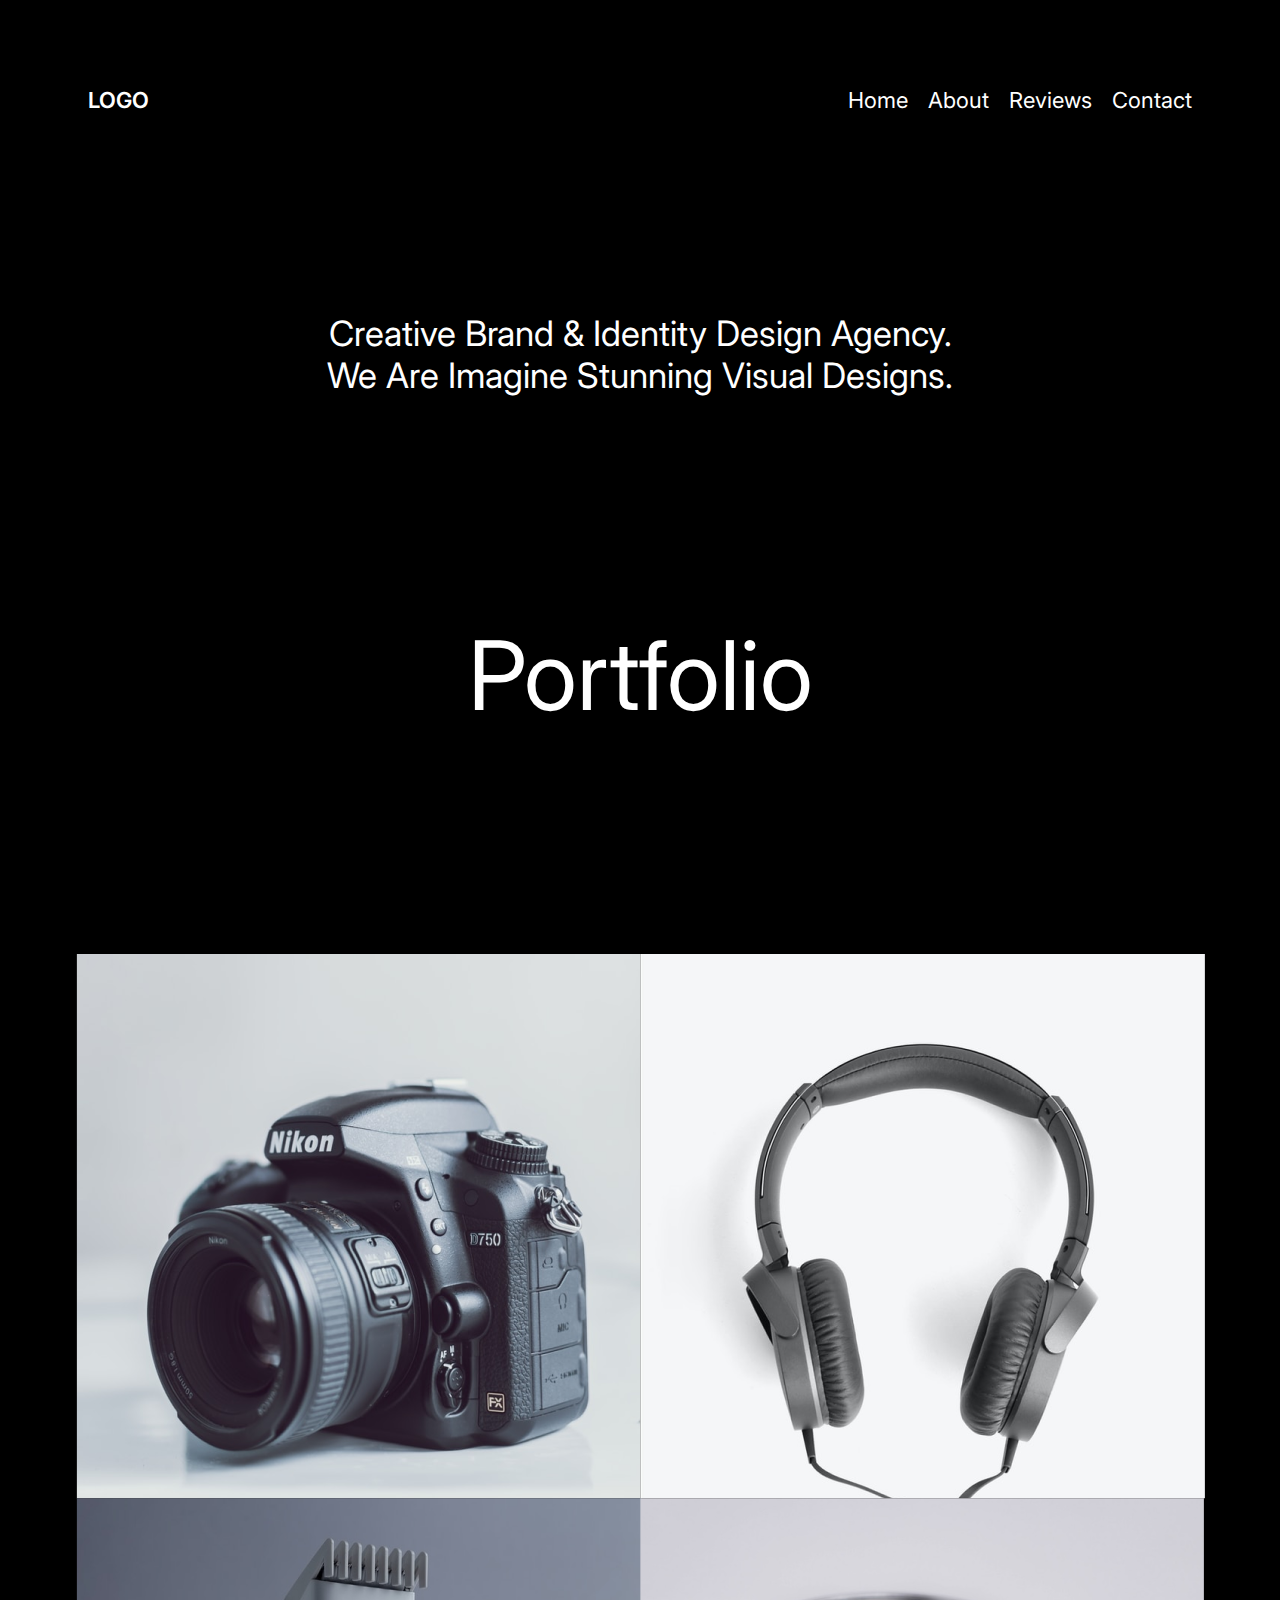
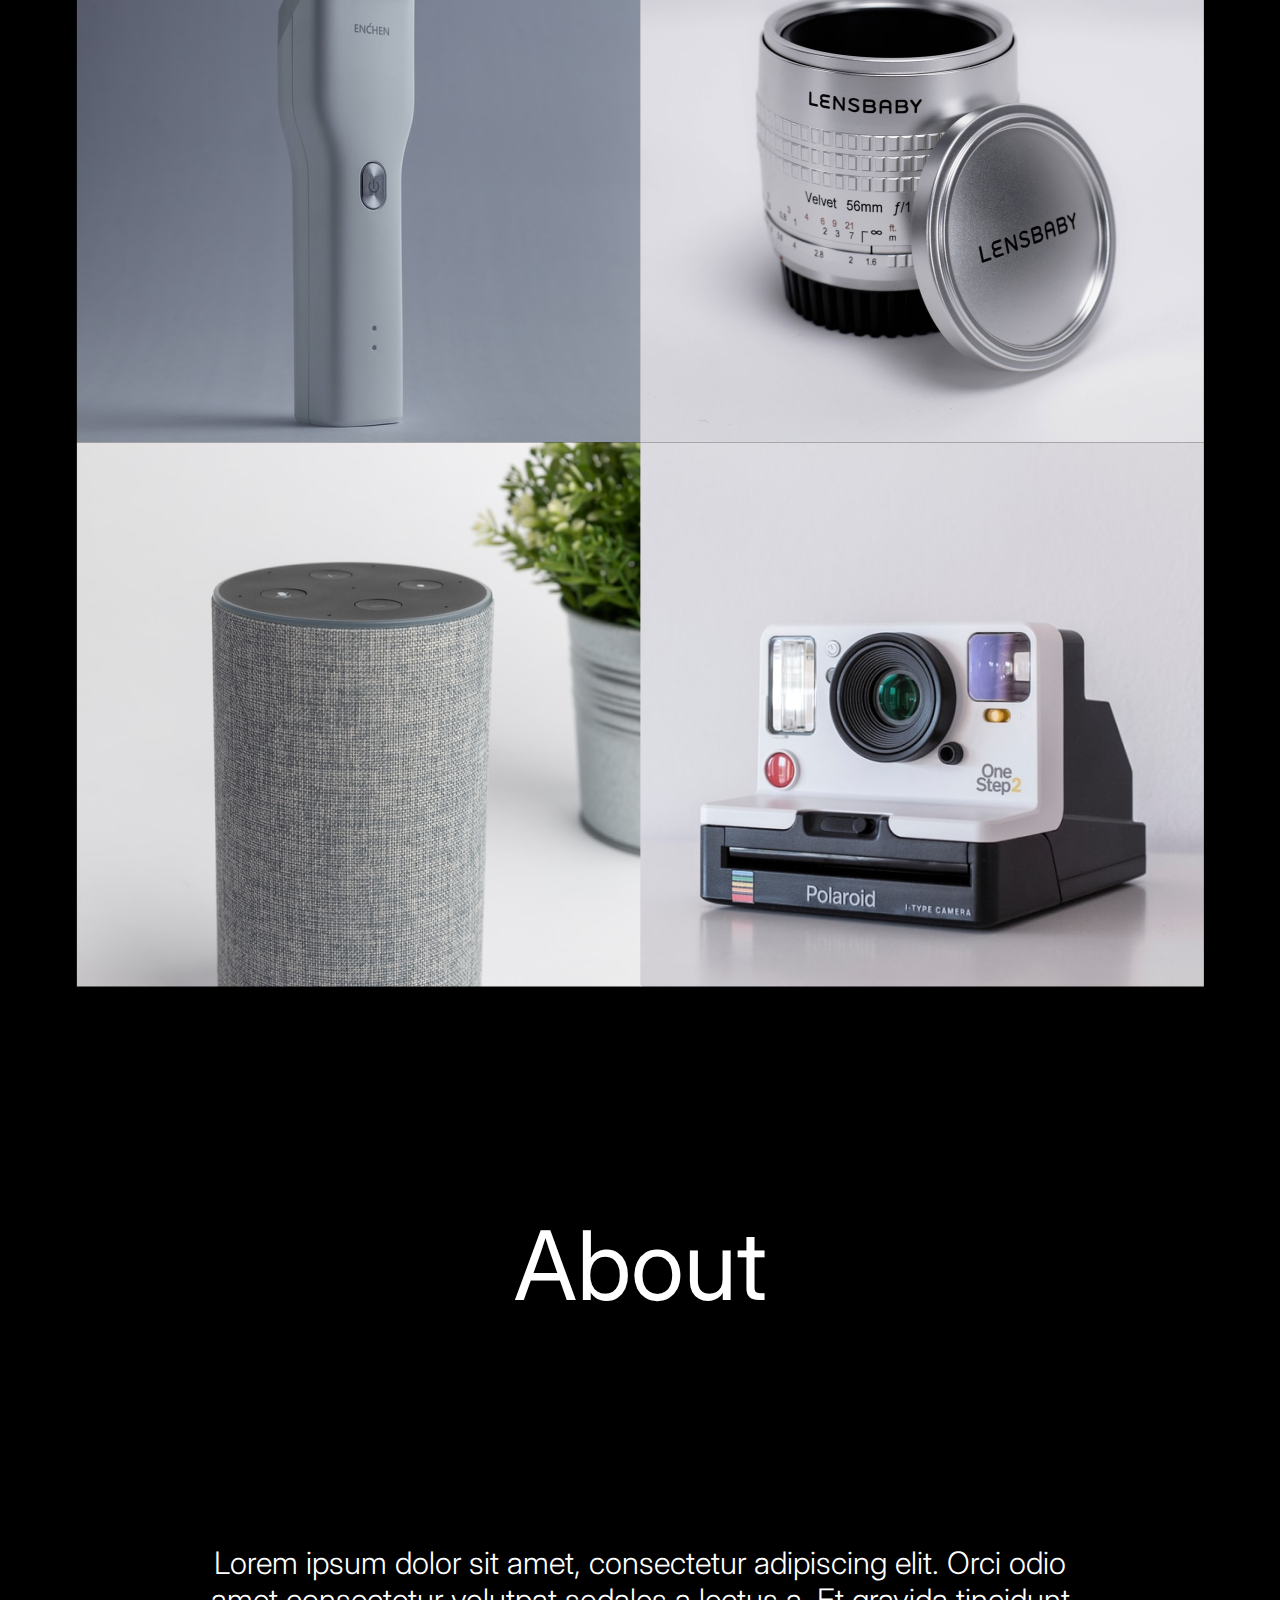
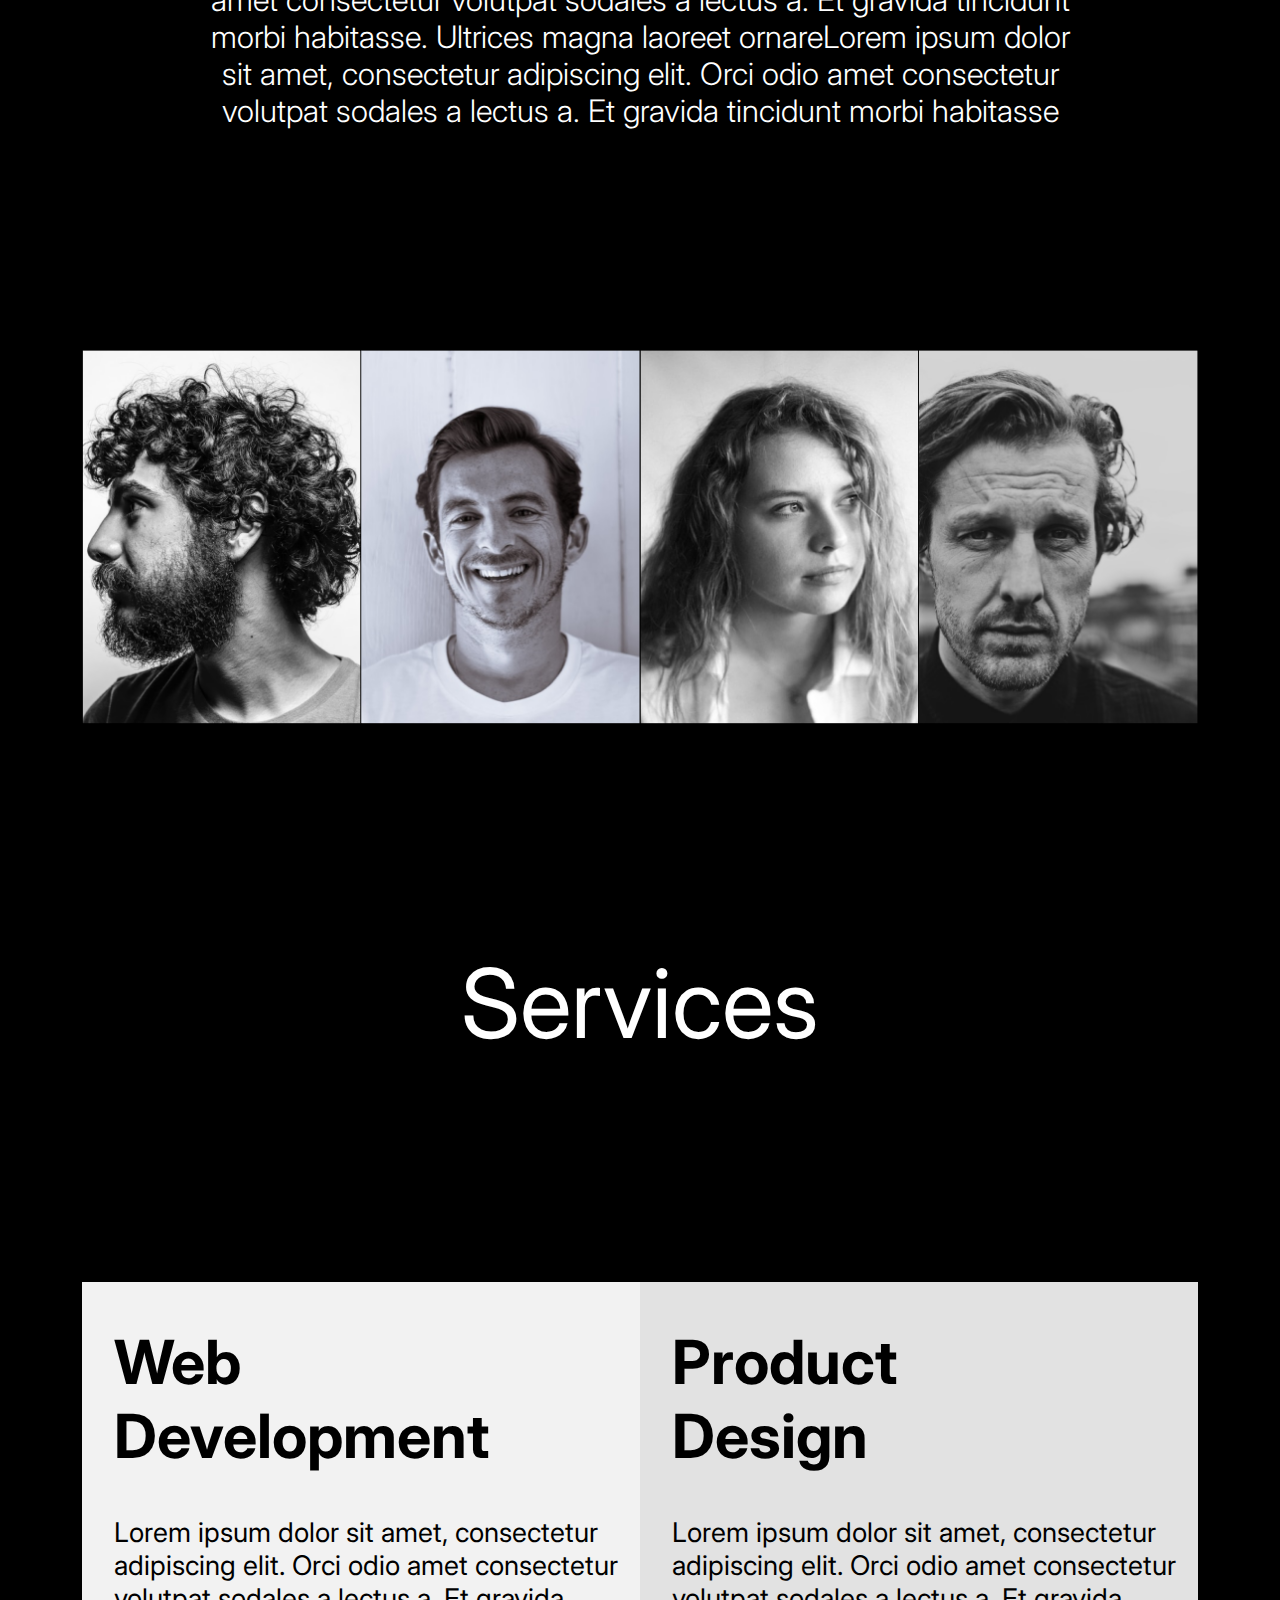
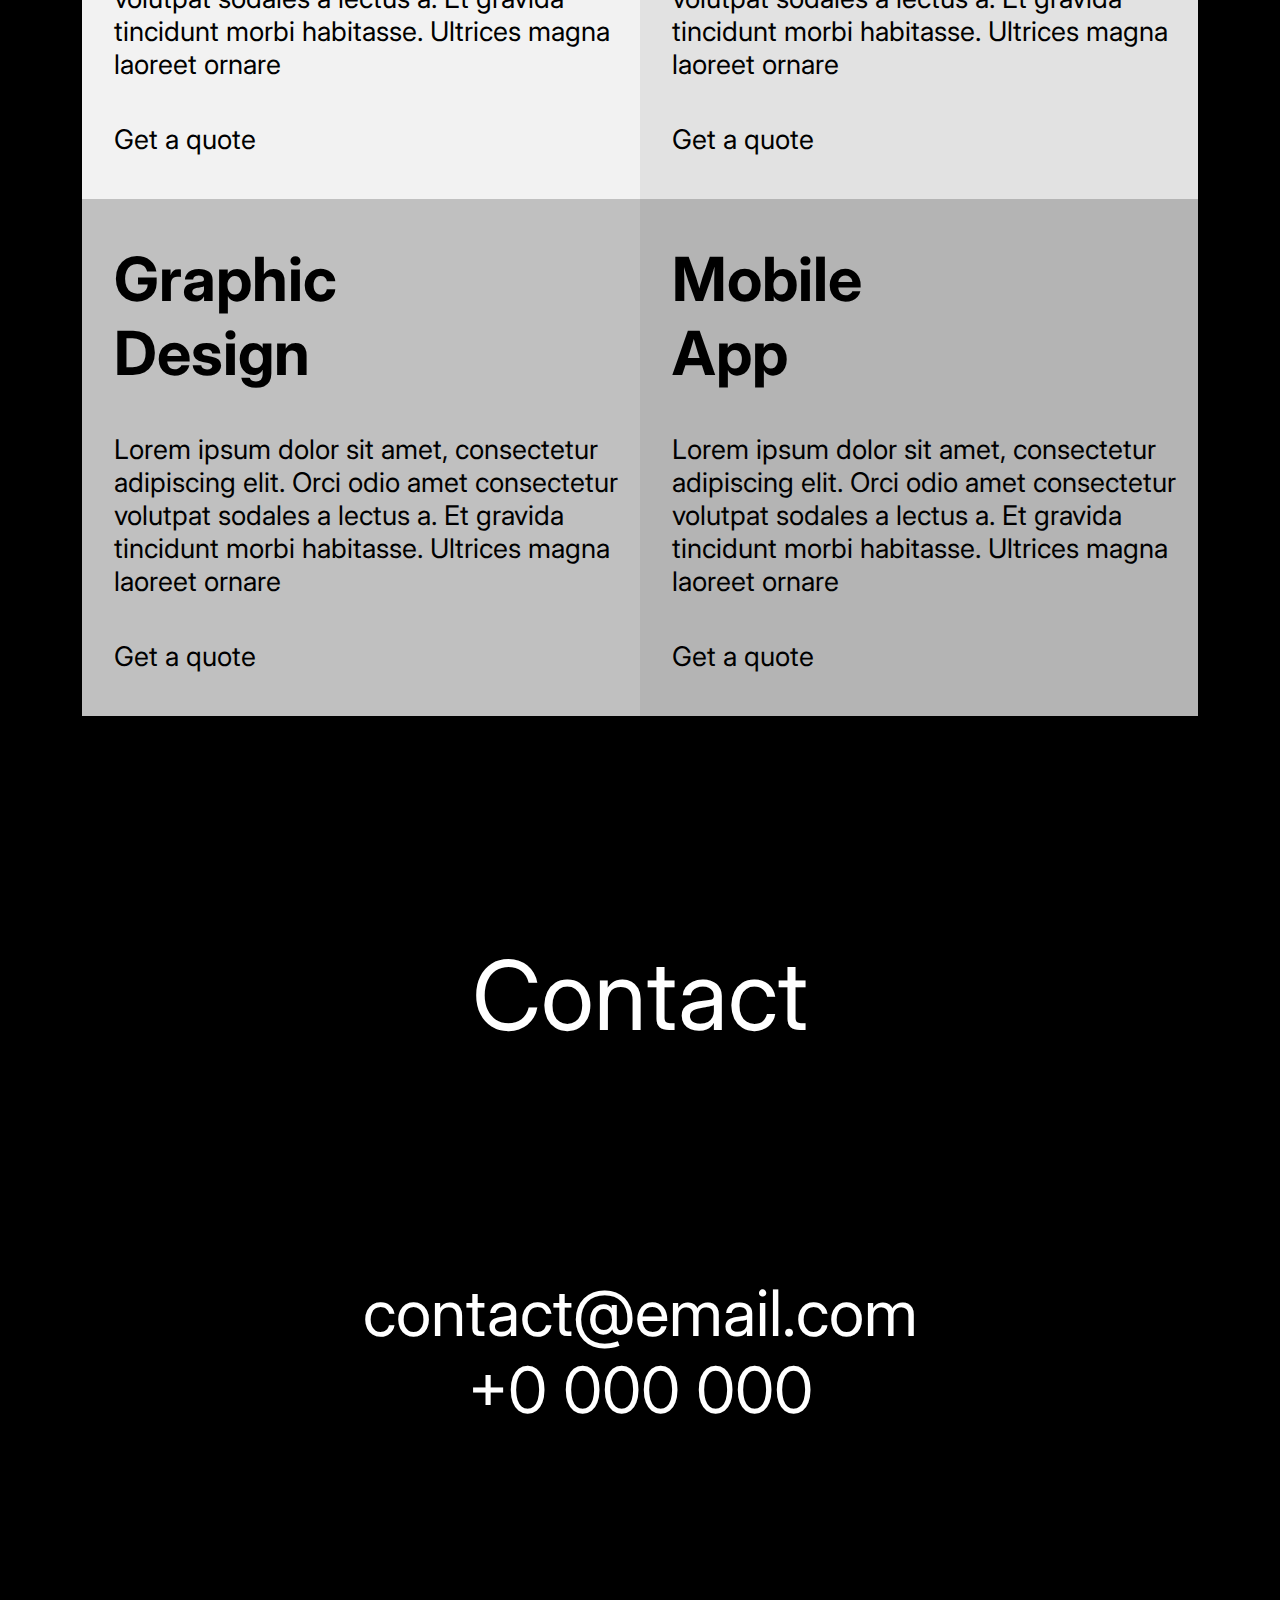
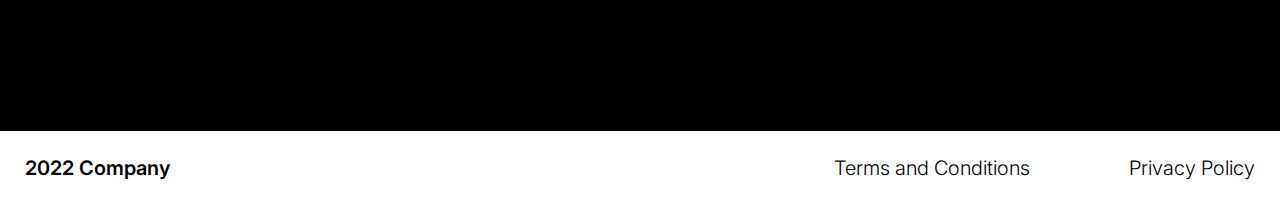
<file: index.html>
<!DOCTYPE html>
<html lang="en">
    <head>
        <meta charset="UTF-8">
        <meta http-equiv="X-UA-Compatible" content="IE=edge">
        <meta name="viewport" content="width=device-width, initial-scale=1.0">
        <title>Document</title>
        <link rel="stylesheet" href="style.css">
    </head>
    <body>
        <header>
            <div class="logo">
                <p>LOGO</p>
            </div>
            <div class="burger-icon">
                <span></span>
                <span></span>
                <span></span>
            </div>
            <div class="header_buttons">
                <a href="#home">Home</a>
                <a href="#about">About</a>
                <a href="pervert.html">Reviews</a>
                <a href="#contact">Contact</a>
            </div>
        </header>
        <main>
            <div id="home" class="first_text">
                <p>Creative Brand & Identity Design Agency. We Are Imagine Stunning Visual Designs.</p>
            </div>
            <div class="first_title">
                <p>Portfolio</p>
            </div>
            <div class="section_one">
                <div class="pictures">
                    <a class="pic1" href="project.html"><img src="/pictures/Rectangle 1.png" alt=""></a>
                    <a class="pic2" href="project.html"><img src="pictures/Rectangle 2.png" alt=""></a>
                    <a class="pic4" href="project.html"><img src="/pictures/Rectangle 4.png" alt=""></a>
                    <a class="pic3" href="project.html"><img src="/pictures/Rectangle 3.png" alt=""></a>
                    <a class="pic11" href="project.html"><img src="/pictures/Rectangle 11.png" alt=""></a>
                    <a class="pic12" href="project.html"><img src="/pictures/Rectangle 12.png" alt=""></a>
                </div>
            </div>
            <div id="about" class="second_title">
                <p>About</p>
            </div>
            <div class="second_text">
                <p>Lorem ipsum dolor sit amet, consectetur adipiscing elit. Orci odio amet consectetur volutpat sodales a lectus a. Et gravida tincidunt morbi habitasse. Ultrices magna laoreet ornareLorem ipsum dolor sit amet, consectetur adipiscing elit. Orci odio amet consectetur volutpat sodales a lectus a. Et gravida tincidunt morbi habitasse</p>
            </div>
            <div class="section_two">
                <div class="people">
                    <img class="pic7" src="/pictures/Rectangle 7.png" alt="">
                    <img class="pic8" src="/pictures/Rectangle 8.png" alt="">
                    <img class="pic9"src="/pictures/Rectangle 9.png" alt="">
                    <img class="pic10" src="/pictures/Rectangle 10.png" alt="">
                </div>
            </div>
            <div class="third_title">
                <p>Services</p>
            </div>
            <div class="section_three">
                <div class="info">
                    <div class="web_dev">
                        <div class="info_title">
                            <p>Web Development</p>
                        </div>
                        <div class="info_text">
                            <p>Lorem ipsum dolor sit amet, consectetur adipiscing elit. Orci odio amet consectetur volutpat sodales a lectus a. Et gravida tincidunt morbi habitasse. Ultrices magna laoreet ornare</p>
                        </div>
                        <div class="info_quote">
                            <p>Get a quote </p>
                        </div>
                    </div>
                    <div class="product">
                        <div class="info_title">
                            <p>Product Design</p>
                        </div>
                        <div class="info_text">
                            <p>Lorem ipsum dolor sit amet, consectetur adipiscing elit. Orci odio amet consectetur volutpat sodales a lectus a. Et gravida tincidunt morbi habitasse. Ultrices magna laoreet ornare</p>
                        </div>
                        <div class="info_quote">
                            <p>Get a quote </p>
                        </div>
                    </div>
                    <div class="graphic">
                        <div class="info_title">
                            <p>Graphic Design</p>
                        </div>
                        <div class="info_text">
                            <p>Lorem ipsum dolor sit amet, consectetur adipiscing elit. Orci odio amet consectetur volutpat sodales a lectus a. Et gravida tincidunt morbi habitasse. Ultrices magna laoreet ornare</p>
                        </div>
                        <div class="info_quote">
                            <p>Get a quote </p>
                        </div>
                    </div>
                    <div class="mobile_app">
                        <div class="info_title">
                            <p>Mobile App</p>
                        </div>
                        <div class="info_text">
                            <p>Lorem ipsum dolor sit amet, consectetur adipiscing elit. Orci odio amet consectetur volutpat sodales a lectus a. Et gravida tincidunt morbi habitasse. Ultrices magna laoreet ornare</p>
                        </div>
                        <div class="info_quote">
                            <p>Get a quote </p>
                        </div>
                    </div>
                </div>
            </div>
            <div class="contact_title">
                <p>Contact</p>
            </div>
            <div id="contact" class="contact_info">
                <p>contact@email.com</p>
                <p>+0 000 000</p>
            </div>
        </main>
        <footer>
            <div class="year">
                <p>2022 Company</p>
            </div>
            <div class="terms_priv">
                <div class="terms">
                    <p>Terms  and Conditions</p>
                </div>
                <div class="privacy">
                    <p>Privacy Policy</p>
                </div>
            </div>
        </footer>
        <script>
            const burgerIcon = document.querySelector('.burger-icon');
            const headerButtons = document.querySelector('.header_buttons');

            burgerIcon.addEventListener('click', () => {
                headerButtons.style.display = headerButtons.style.display === 'block' ? 'none' : 'block';
            });
        </script>
    </body>
</html>
</file>
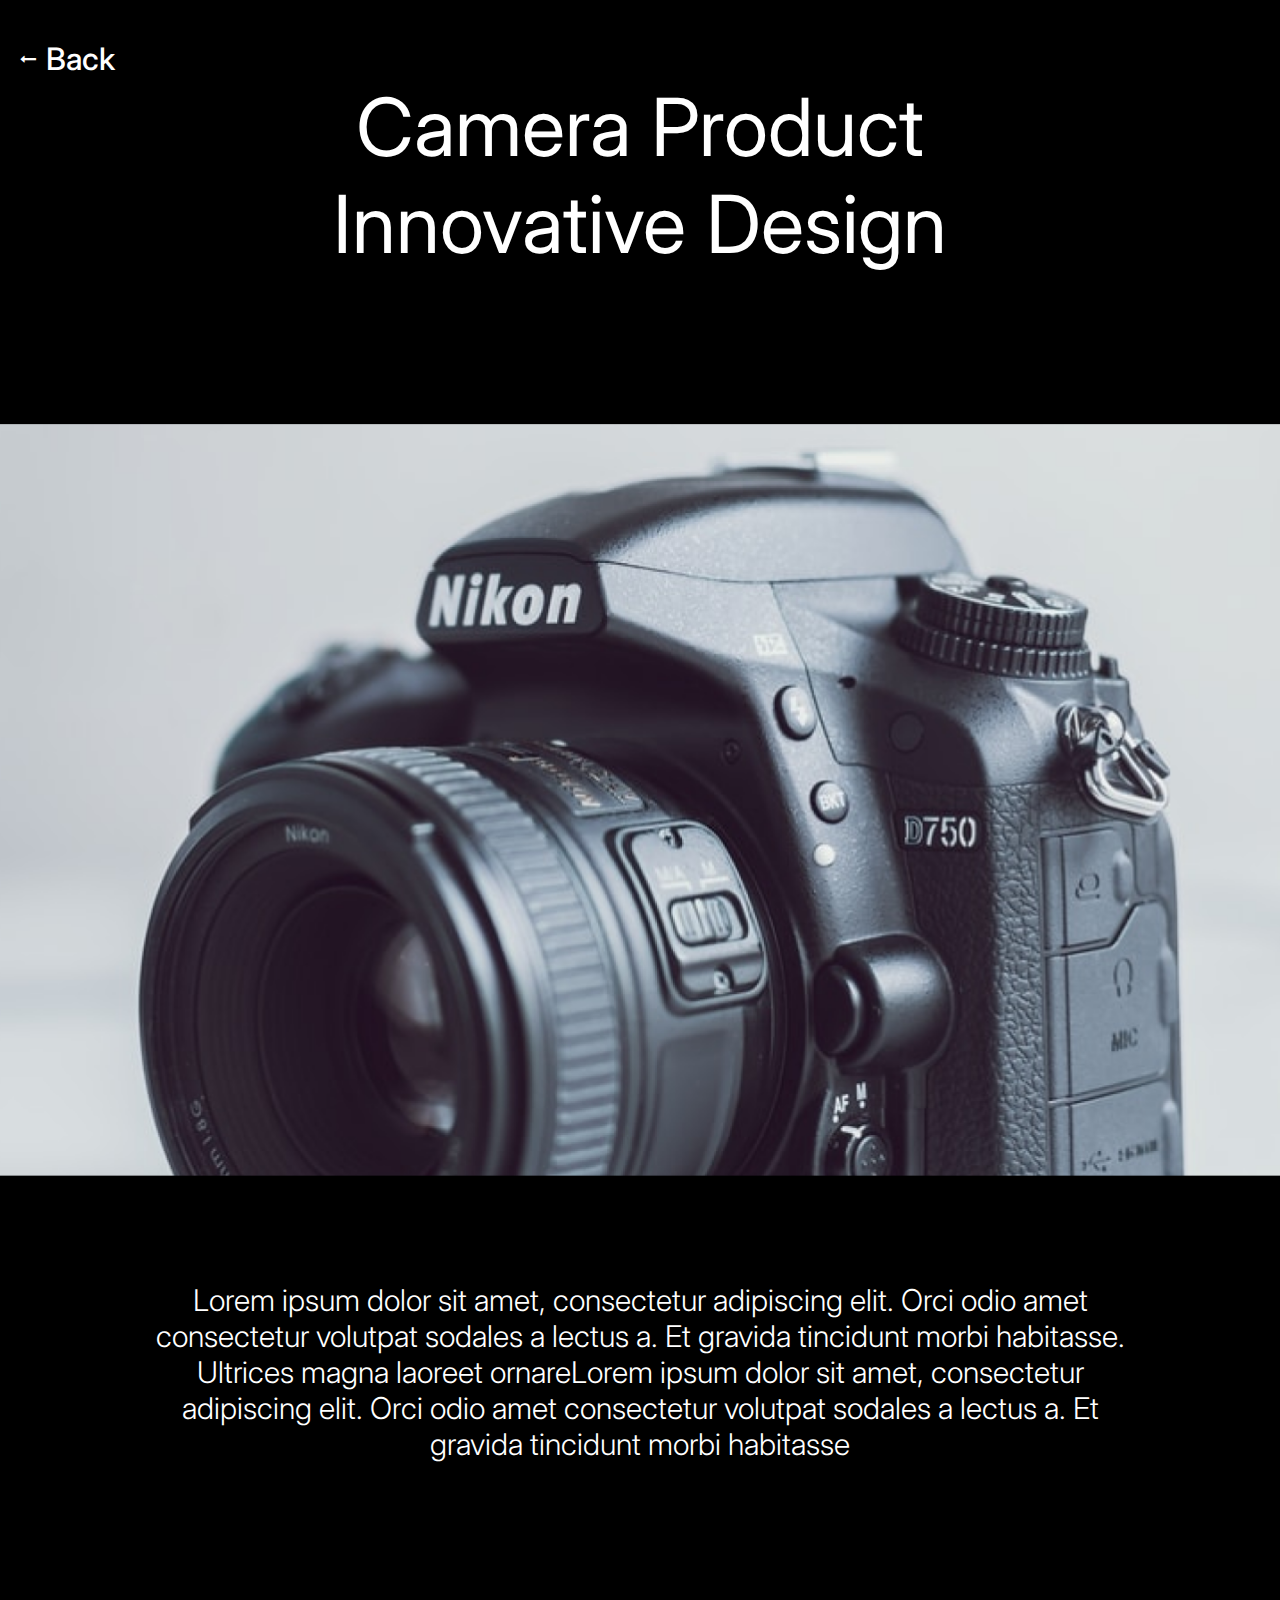
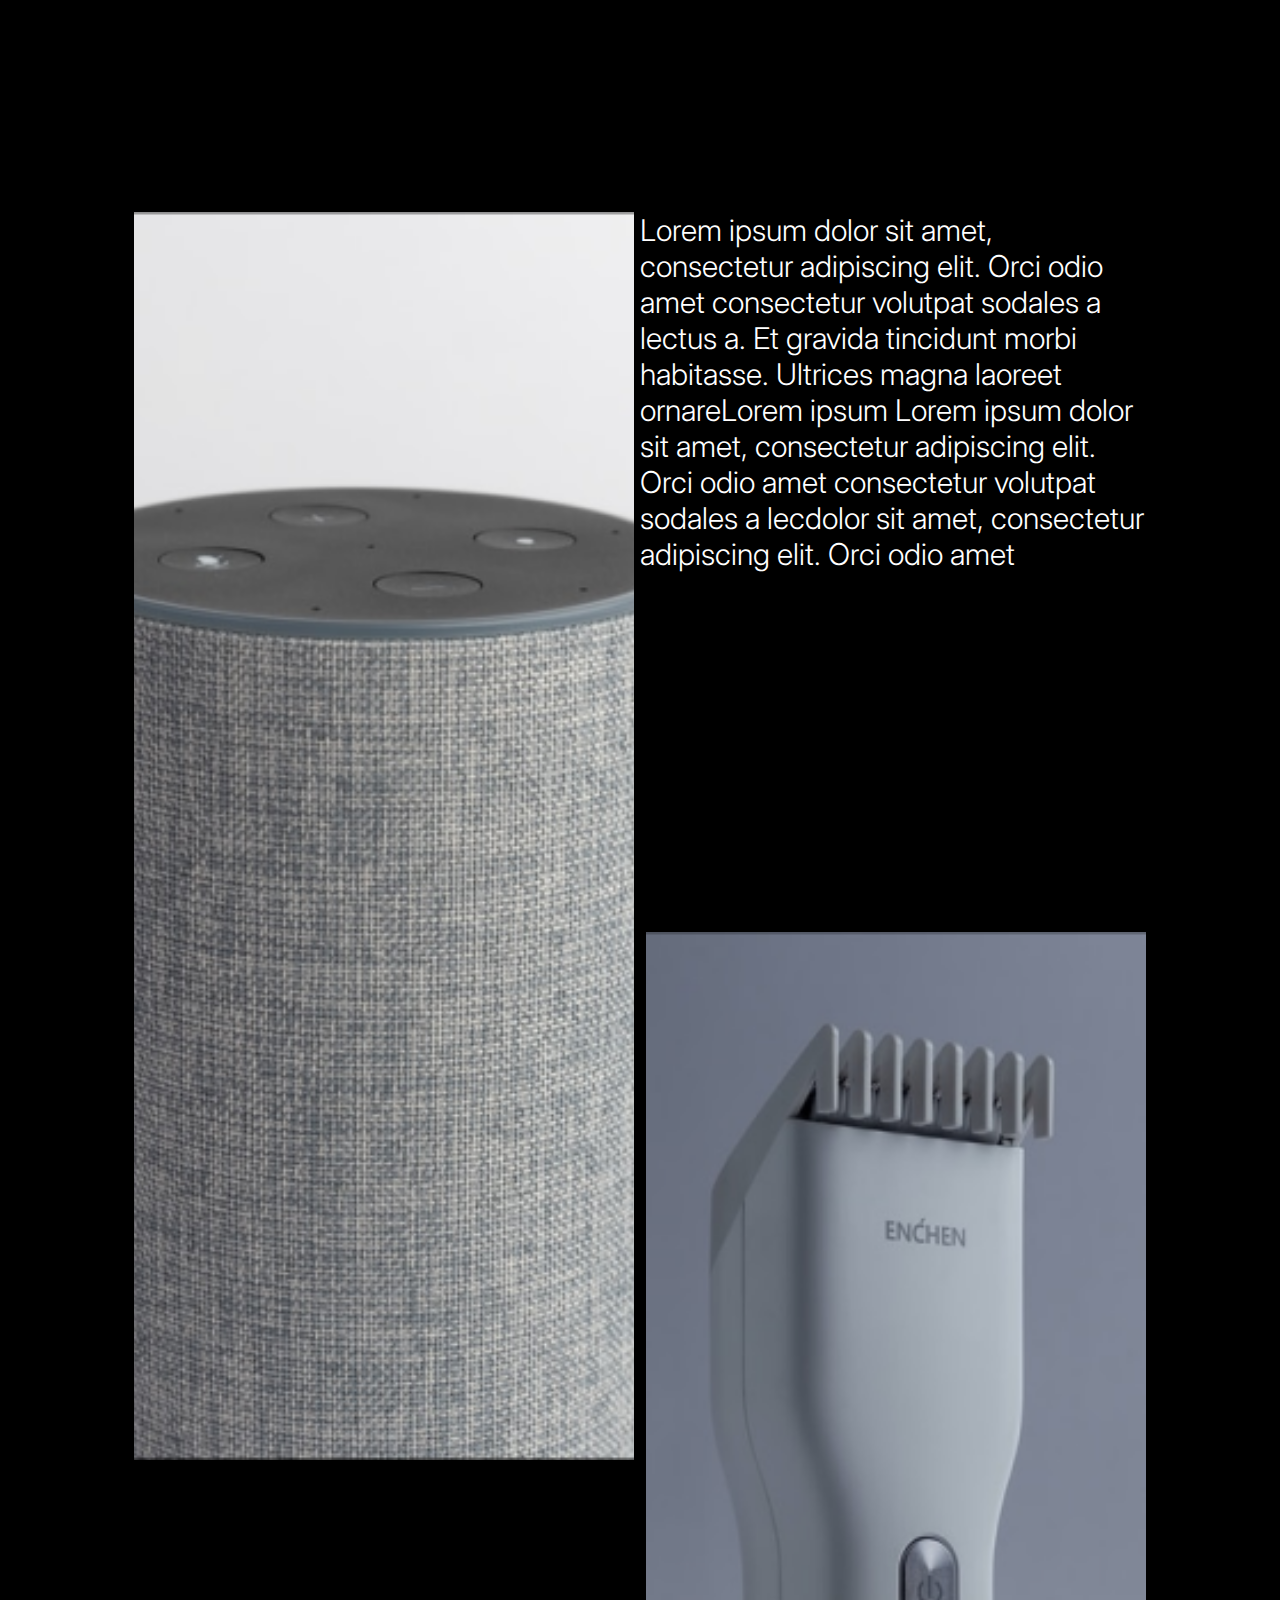
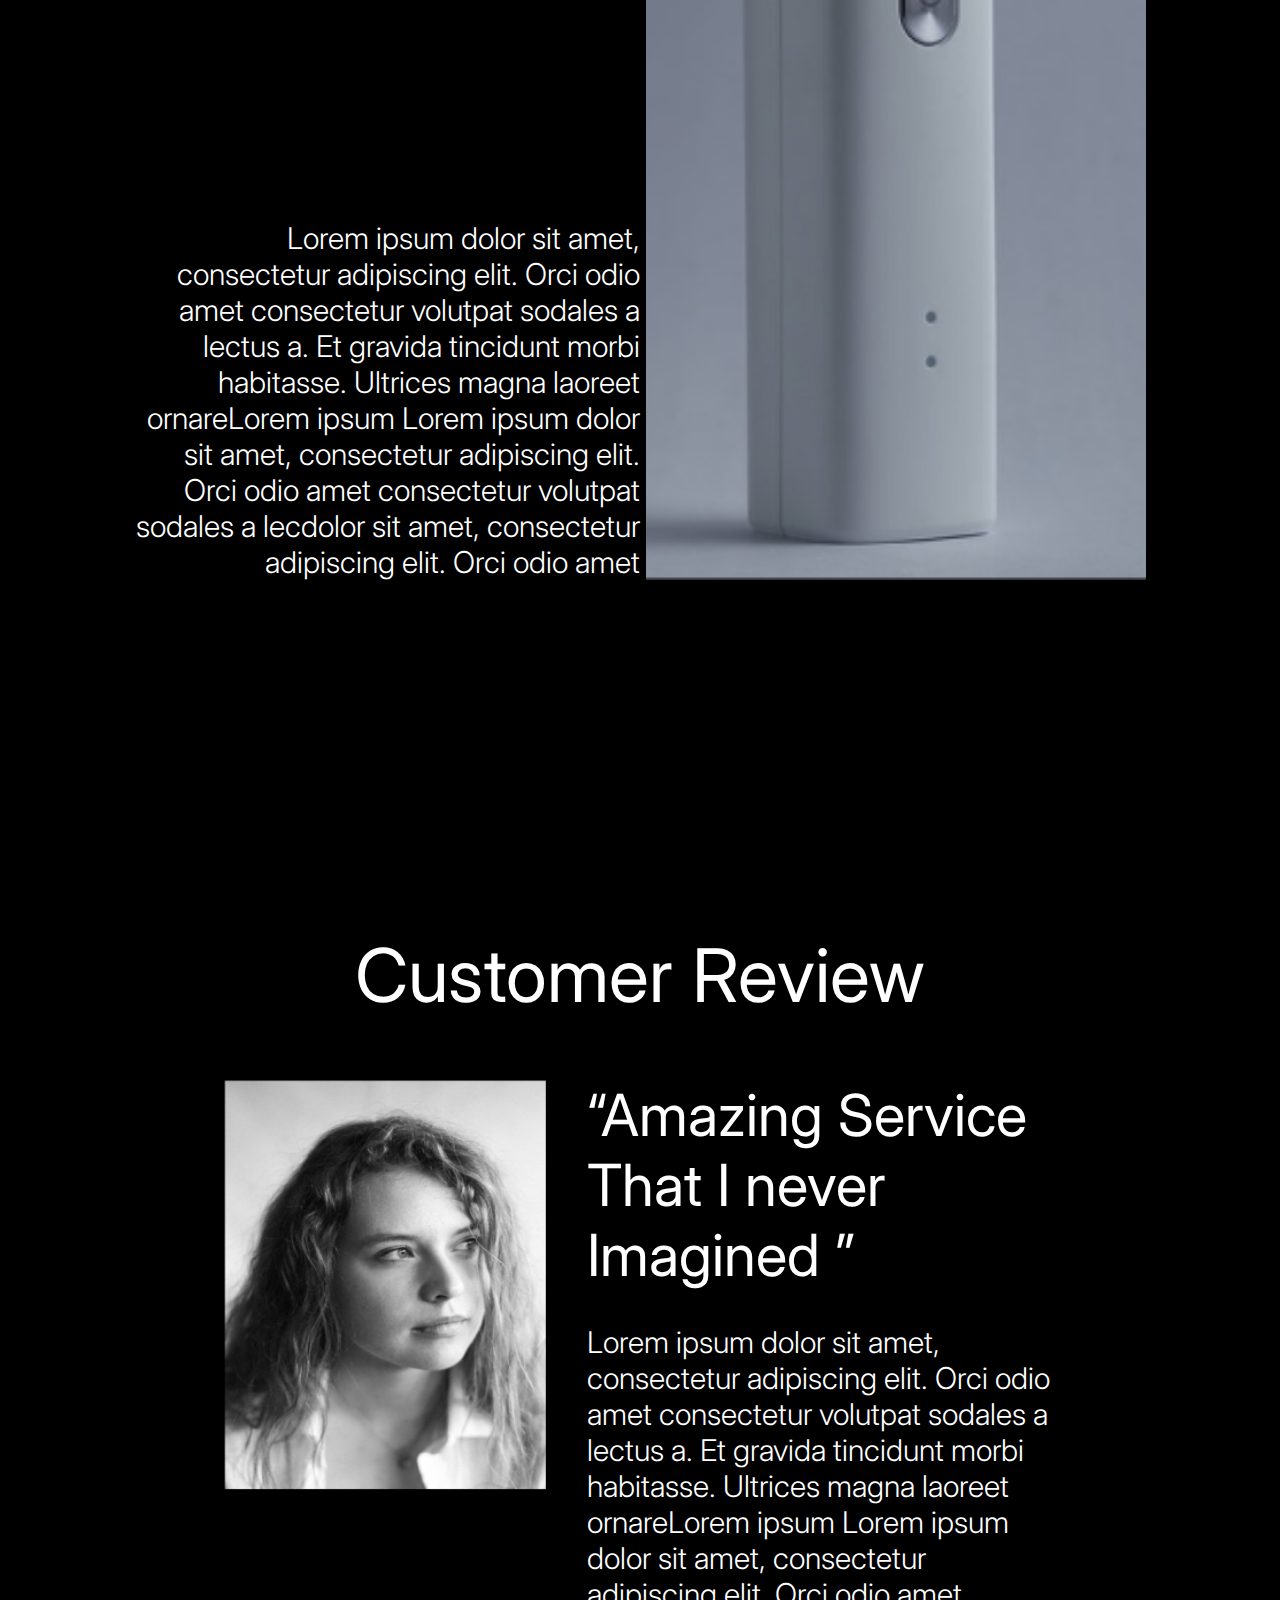
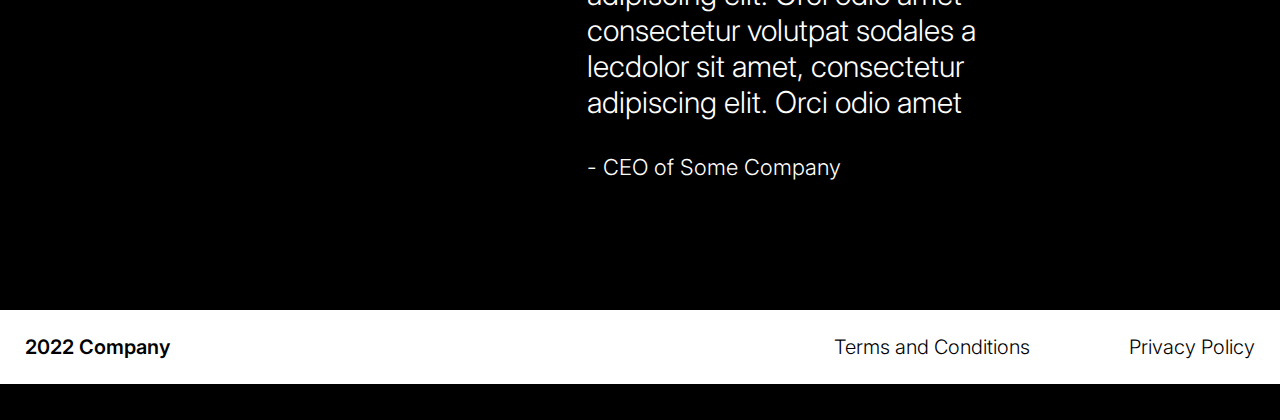
<file: index2.html>
<!DOCTYPE html>
<html lang="en">
<head>
    <meta charset="UTF-8">
    <meta http-equiv="X-UA-Compatible" content="IE=edge">
    <meta name="viewport" content="width=device-width, initial-scale=1.0">
    <title>Document</title>
    <link rel="preconnect" href="https://fonts.googleapis.com">
    <link rel="preconnect" href="https://fonts.gstatic.com" crossorigin>
    <link rel='stylesheet' href='https://cdnjs.cloudflare.com/ajax/libs/font-awesome/4.7.0/css/font-awesome.min.css'>
    <link rel="stylesheet" href="style2.css">
</head>
<body>
    <header>
        <div class="header">
            <i class="fa fa-long-arrow-left"></i>
            <a href="index.html">Back</a>
        </div>
    </header>
    <main>
        <div class="first_sec">
            <div class="title">
                <p>Camera Product Innovative Design</p>
            </div>
            <div class="img">
                <img src="/pictures/camera.png" alt="">
            </div>
            <div class="first_text">
                <p>Lorem ipsum dolor sit amet, consectetur adipiscing elit. Orci odio amet consectetur volutpat sodales a lectus a. Et gravida tincidunt morbi habitasse. Ultrices magna laoreet ornareLorem ipsum dolor sit amet, consectetur adipiscing elit. Orci odio amet consectetur volutpat sodales a lectus a. Et gravida tincidunt morbi habitasse</p>
            </div>
        </div>
        <div class="second_sec">
            <div class="first_img">
                <img src="/pictures/Rectangle 11.png" alt="">
            </div>
            <div class="first_img_text">
                <p>Lorem ipsum dolor sit amet, consectetur adipiscing elit. Orci odio amet consectetur volutpat sodales a lectus a. Et gravida tincidunt morbi habitasse. Ultrices magna laoreet ornareLorem ipsum Lorem ipsum dolor sit amet, consectetur adipiscing elit. Orci odio amet consectetur volutpat sodales a lecdolor sit amet, consectetur adipiscing elit. Orci odio amet</p>
            </div>
            <div class="second_img_text">
                <p>Lorem ipsum dolor sit amet, consectetur adipiscing elit. Orci odio amet consectetur volutpat sodales a lectus a. Et gravida tincidunt morbi habitasse. Ultrices magna laoreet ornareLorem ipsum Lorem ipsum dolor sit amet, consectetur adipiscing elit. Orci odio amet consectetur volutpat sodales a lecdolor sit amet, consectetur adipiscing elit. Orci odio amet</p>
            </div>
            <div class="second_img">
                <img src="/pictures/Rectangle 4.png" alt="">
            </div>
        </div>
        <div class="reviews">
            <div class="review_title">
                <p>Customer Review</p>
            </div>
            <div id="reviews" class="review">
                <div class="profile_img">
                    <img src="/pictures/Rectangle 9.png" alt="">
                </div>
                <div class="user_info">
                    <div class="text_title">
                        <p>“Amazing Service That I never Imagined ”</p>
                    </div>
                    <div class="review_text">
                        <p>Lorem ipsum dolor sit amet, consectetur adipiscing elit. Orci odio amet consectetur volutpat sodales a lectus a. Et gravida tincidunt morbi habitasse. Ultrices magna laoreet ornareLorem ipsum Lorem ipsum dolor sit amet, consectetur adipiscing elit. Orci odio amet consectetur volutpat sodales a lecdolor sit amet, consectetur adipiscing elit. Orci odio amet</p>
                    </div>
                    <div class="name">
                        <p>- CEO of Some Company</p>
                    </div>    
                </div>
            </div>           
        </div>
    </main>
    <footer>
        <div class="year">
            <p>2022 Company</p>
        </div>
        <div class="terms_priv">
            <div class="terms">
                <p>Terms  and Conditions</p>
            </div>
            <div class="privacy">
                <p>Privacy Policy</p>
            </div>
        </div>
    </footer>
</body>
</html>
</file>
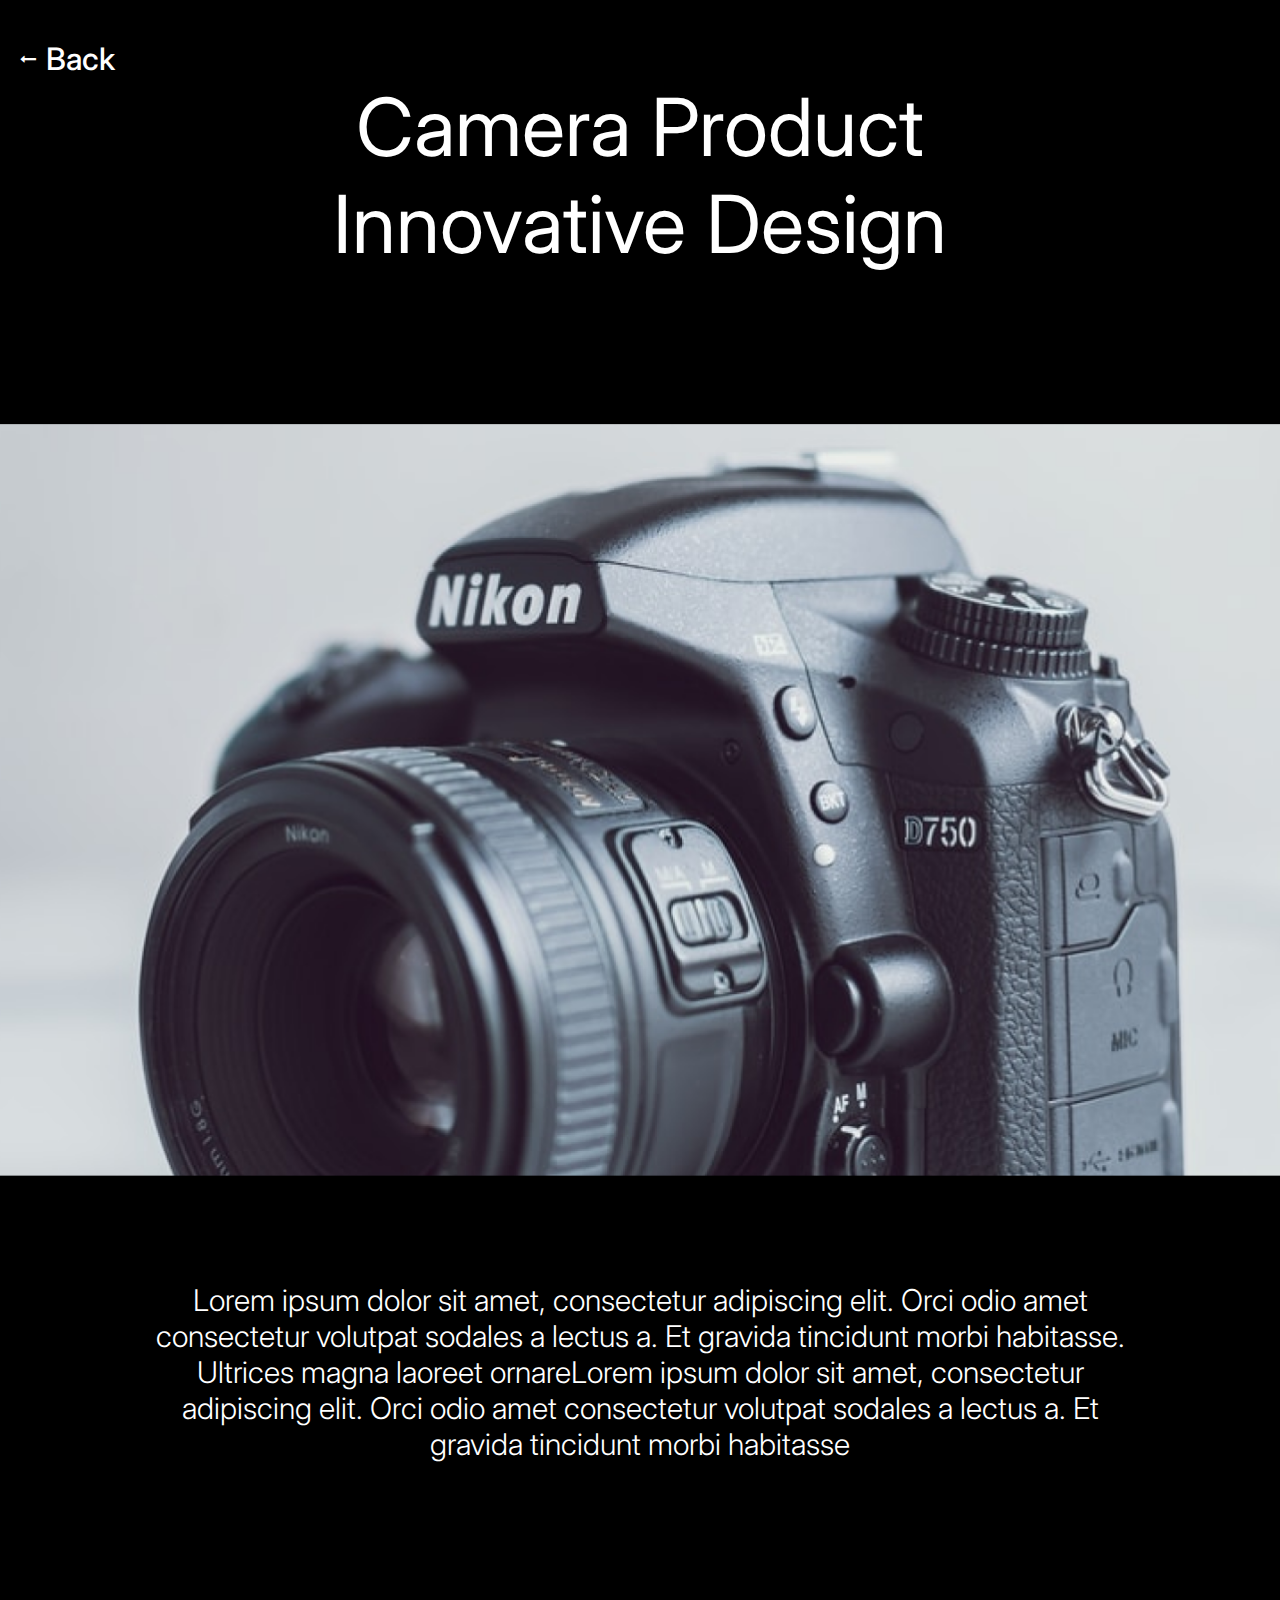
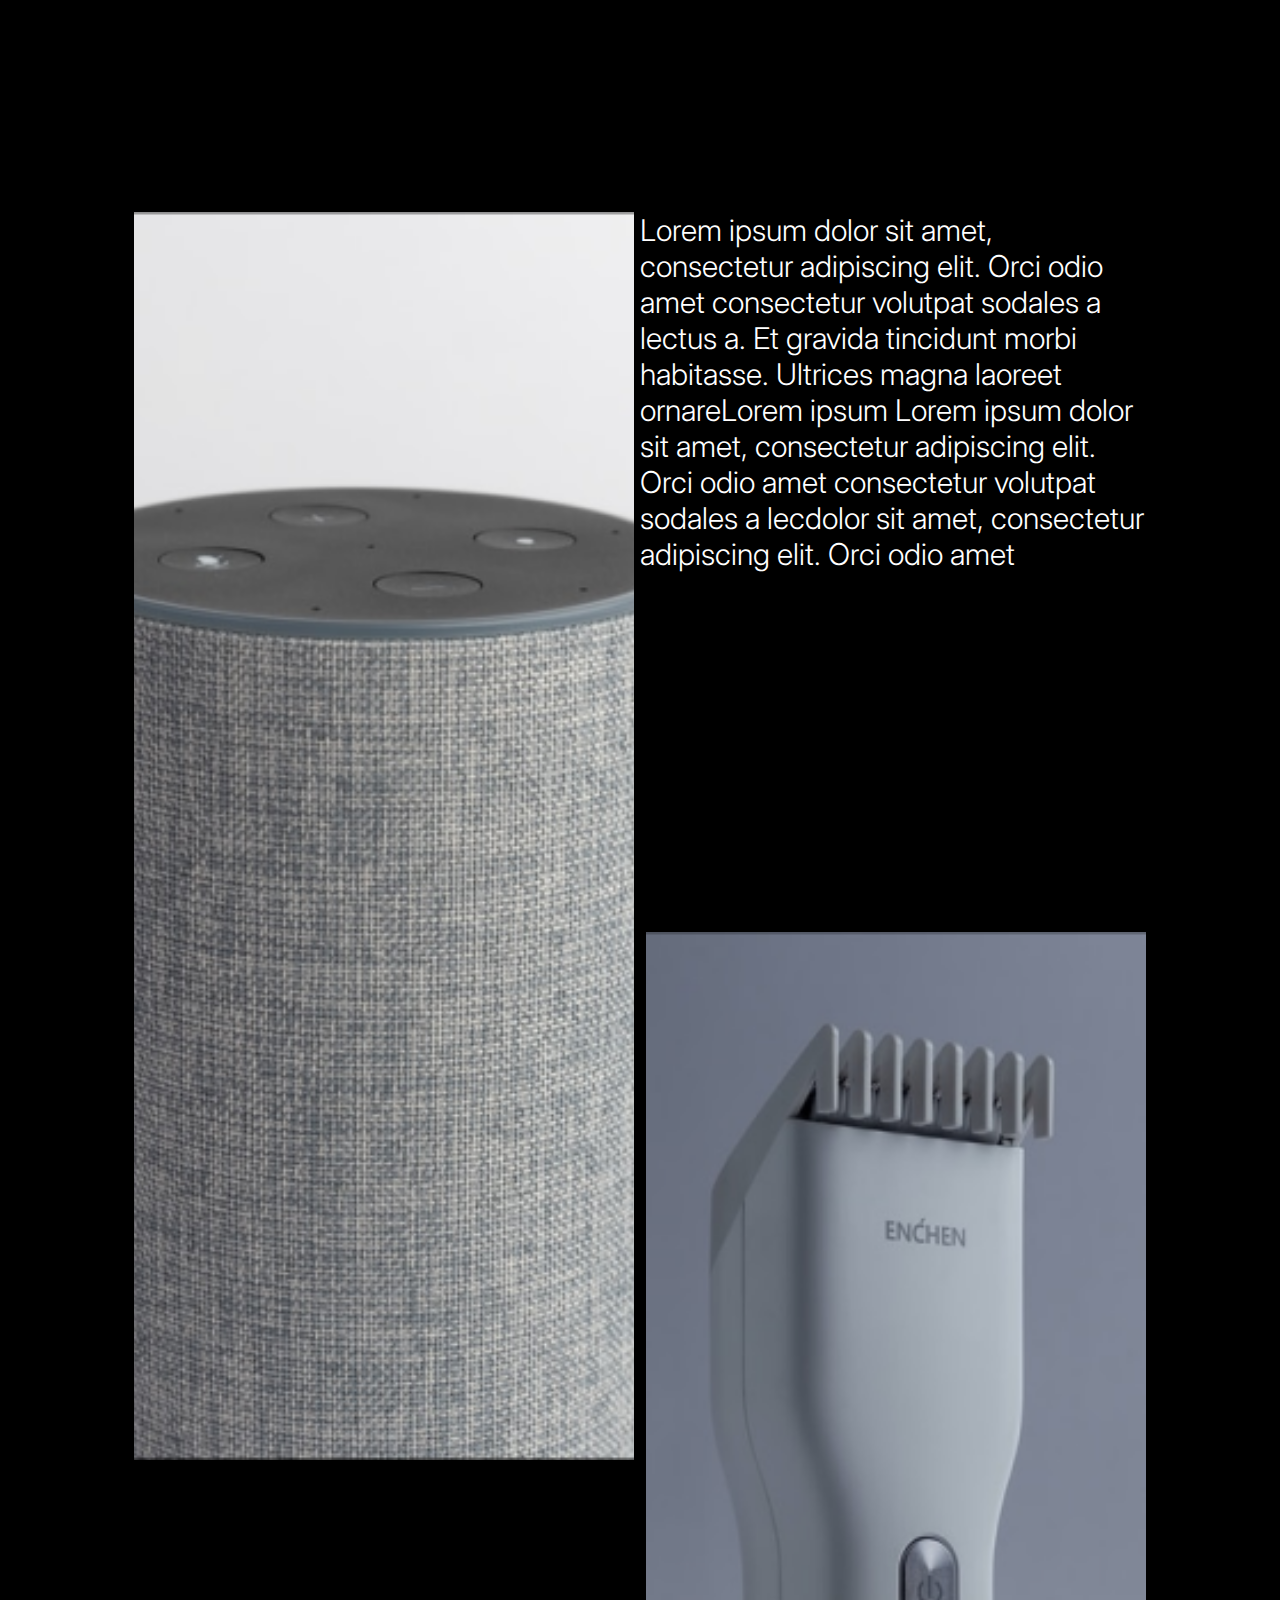
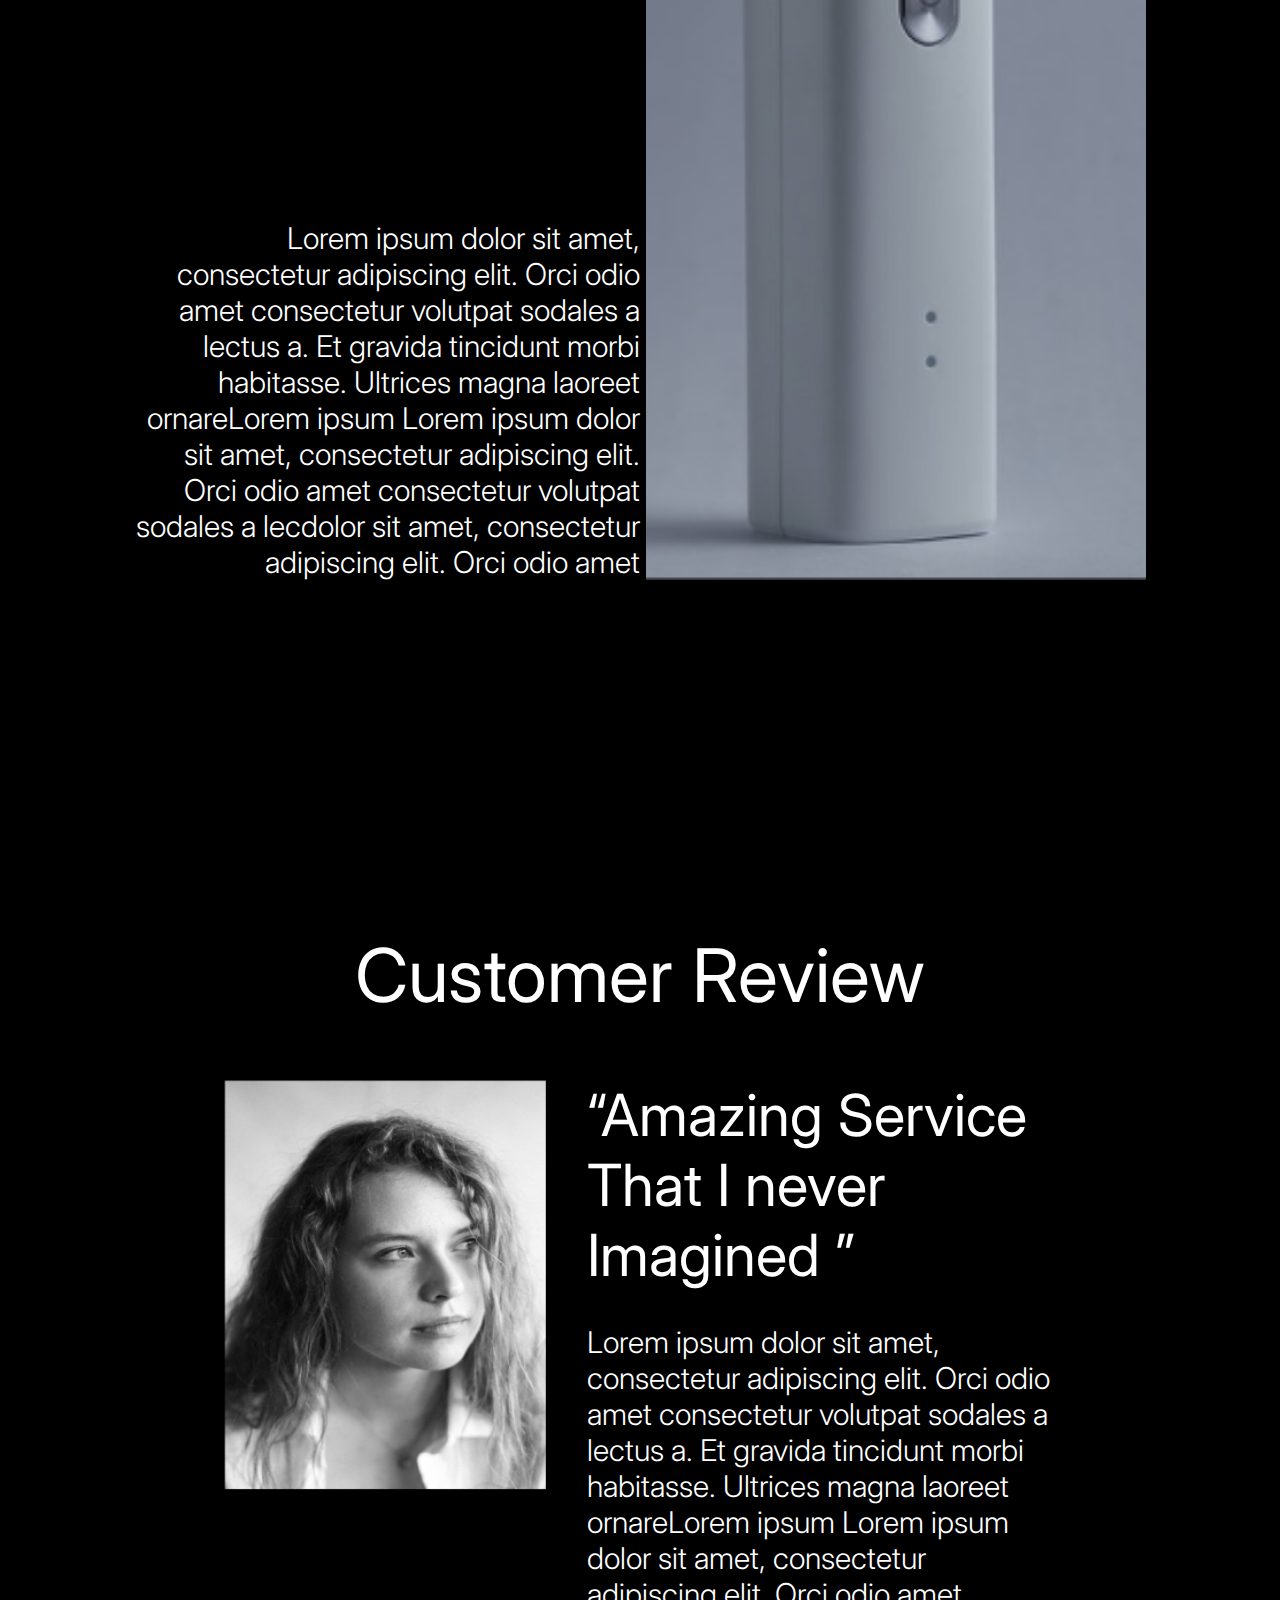
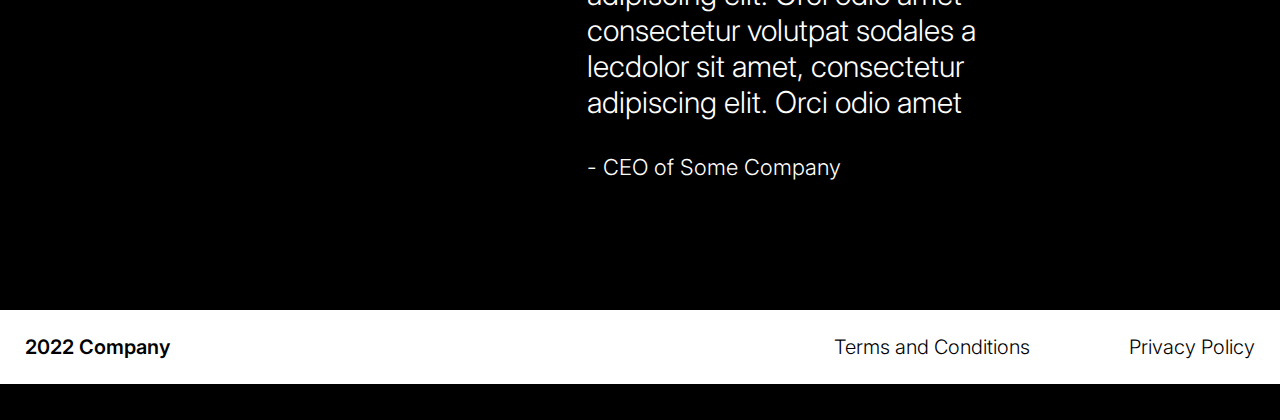
<file: pervert.html>
<!DOCTYPE html>
<html lang="en">
<head>
    <meta charset="UTF-8">
    <meta http-equiv="X-UA-Compatible" content="IE=edge">
    <meta name="viewport" content="width=device-width, initial-scale=1.0">
    <title>Document</title>
    <link rel="preconnect" href="https://fonts.googleapis.com">
    <link rel="preconnect" href="https://fonts.gstatic.com" crossorigin>
    <link rel='stylesheet' href='https://cdnjs.cloudflare.com/ajax/libs/font-awesome/4.7.0/css/font-awesome.min.css'>
    <link rel="stylesheet" href="pervert2.css">
</head>
<body>
    <header>
        <div class="header">
            <i class="fa fa-long-arrow-left"></i>
            <a href="index.html">Back</a>
        </div>
    </header>
    <main>
        <div class="first_sec">
            <div class="title">
                <p>Camera Product Innovative Design</p>
            </div>
            <div class="img">
                <img src="/pictures/camera.png" alt="">
            </div>
            <div class="first_text">
                <p>Lorem ipsum dolor sit amet, consectetur adipiscing elit. Orci odio amet consectetur volutpat sodales a lectus a. Et gravida tincidunt morbi habitasse. Ultrices magna laoreet ornareLorem ipsum dolor sit amet, consectetur adipiscing elit. Orci odio amet consectetur volutpat sodales a lectus a. Et gravida tincidunt morbi habitasse</p>
            </div>
        </div>
        <div class="second_sec">
            <div class="first_img">
                <img src="/pictures/Rectangle 11.png" alt="">
            </div>
            <div class="first_img_text">
                <p>Lorem ipsum dolor sit amet, consectetur adipiscing elit. Orci odio amet consectetur volutpat sodales a lectus a. Et gravida tincidunt morbi habitasse. Ultrices magna laoreet ornareLorem ipsum Lorem ipsum dolor sit amet, consectetur adipiscing elit. Orci odio amet consectetur volutpat sodales a lecdolor sit amet, consectetur adipiscing elit. Orci odio amet</p>
            </div>
            <div class="second_img_text">
                <p>Lorem ipsum dolor sit amet, consectetur adipiscing elit. Orci odio amet consectetur volutpat sodales a lectus a. Et gravida tincidunt morbi habitasse. Ultrices magna laoreet ornareLorem ipsum Lorem ipsum dolor sit amet, consectetur adipiscing elit. Orci odio amet consectetur volutpat sodales a lecdolor sit amet, consectetur adipiscing elit. Orci odio amet</p>
            </div>
            <div class="second_img">
                <img src="/pictures/Rectangle 4.png" alt="">
            </div>
        </div>
        <div class="reviews">
            <div class="review_title">
                <p>Customer Review</p>
            </div>
            <div id="reviews" class="review">
                <div class="profile_img">
                    <img src="/pictures/Rectangle 9.png" alt="">
                </div>
                <div class="user_info">
                    <div class="text_title">
                        <p>“Amazing Service That I never Imagined ”</p>
                    </div>
                    <div class="review_text">
                        <p>Lorem ipsum dolor sit amet, consectetur adipiscing elit. Orci odio amet consectetur volutpat sodales a lectus a. Et gravida tincidunt morbi habitasse. Ultrices magna laoreet ornareLorem ipsum Lorem ipsum dolor sit amet, consectetur adipiscing elit. Orci odio amet consectetur volutpat sodales a lecdolor sit amet, consectetur adipiscing elit. Orci odio amet</p>
                    </div>
                    <div class="name">
                        <p>- CEO of Some Company</p>
                    </div>    
                </div>
            </div>           
        </div>
    </main>
    <footer>
        <div class="year">
            <p>2022 Company</p>
        </div>
        <div class="terms_priv">
            <div class="terms">
                <p>Terms  and Conditions</p>
            </div>
            <div class="privacy">
                <p>Privacy Policy</p>
            </div>
        </div>
    </footer>
</body>
</html>
</file>
<file: style.css>
@import url('https://fonts.googleapis.com/css2?family=Inter:wght@300;400;600;700&display=swap');

* {
    margin: 0px;
    padding: 0px;
}

body{
    height: 6330px;
    background-color: black;
    color: white;
    font-family: 'Inter';
    font-style: normal;
}

header{
    display: flex;
    flex-direction: row;
    justify-content: space-between;
    align-items: center;
    margin: 87px 88px;
}

header a{
    color: white;
    text-decoration-line: none;
}

.header_buttons{
    display: flex;
    flex-direction: row;
    gap: 20px;
    font-weight: 400;
    font-size: 22px;
    line-height: 27px;
}

.logo{
    font-weight: 600;
    font-size: 22px;
    line-height: 27px;
}

main{
    height: 100%;
    display: flex;
    flex-direction: column;
    justify-content: space-around;
    align-items: center;
}

.first_text{
    display: flex;
    justify-content: center;
    text-align: center;
    font-weight: 400;
    font-size: 35px;
    max-width: 52%;
}

.first_title, .second_title, .third_title{
    display: flex;
    justify-content: center;
    font-weight: 400;
    font-size: 96px;
}

.second_text{
    display: flex;
    justify-content: center;
    font-weight: 300;
    font-size: 31px;
    text-align: center;
    max-width: 70%;   
}

.info_title{
    display: flex;
    align-self: flex-start;
    width: 50%;
    font-weight: 700;
    font-size: 61px;
    padding-left: 32px;
}

.info_text{
    display: flex;
    align-self: flex-start;
    font-weight: 400;
    font-size: 27px;
    padding-left: 32px;   
}

.info_quote{
    display: flex;
    font-weight: 400;
    font-size: 27px;
    align-self: flex-start;
    padding-left: 32px;
}

.web_dev,  .product, .graphic, .mobile_app{
    display: flex;
    justify-content: space-evenly;
    flex-direction: column;
    align-items: center;
    width: 558px;
    height: 517px;
}

.web_dev{
    background: #F2F2F2;
    grid-column-start: 1;
    grid-column-end: 3;
    grid-row: 1;
}

.product{
    background: #E2E2E2;
    grid-column-start: 3;
    grid-column-end: 5;
    grid-row: 1;
}

.graphic{
    background: #C0C0C0;
    grid-column-start: 1;
    grid-column-end: 3;
    grid-row: 2;
}

.mobile_app{
    background: #B4B4B4;
    grid-column-start: 3;
    grid-column-end: 5;
    grid-row: 2;
}


.terms_priv{
    display: flex;
    gap: 99px;
}

.pictures{
    display: grid;
    grid-template-rows: repeat(3, 1fr);
    grid-template-columns: repeat(4, 1fr);
}

.pictures a{
    width: 564px;
    height: 544px;
}

.pic1{
    grid-column-start: 1;
    grid-column-end: 3;
    grid-row: 1;
}
.pic2{
    grid-column-start: 3;
    grid-column-end: 5;
    grid-row: 1;
}
.pic4{
    grid-column-start: 1;
    grid-column-end: 3;
    grid-row: 2;
}
.pic3{
    grid-column-start: 3;
    grid-column-end: 5;
    grid-row: 2;
}
.pic11{
    grid-column-start: 1;
    grid-column-end: 3;
    grid-row: 3;
}
.pic12{
    grid-column-start: 3;
    grid-column-end: 5;
    grid-row: 3;
}

.info{
    display: grid;
    grid-template-rows: repeat(2, 1fr);
    grid-template-columns: repeat(4, 1fr);
    color: black;
}

.contact_title{
    display: flex;
    font-weight: 400;
    font-size: 96px;
}

.contact_info{
    display: flex;
    justify-content: center;
    align-items: center;
    flex-direction: column;
    font-weight: 400;
    font-size: 64px;  
    padding-bottom: 3em; 
}

footer{
    padding: 25px;
    display: flex;
    justify-content: space-between;
    align-items: center;
    background-color: white ;
}

.year {
    color: black;
    font-weight: 600;
    font-size: 20px;
}

.terms, .privacy{
    color: black;
    font-weight: 300;
    font-size: 20px;
}


.people{
    display: flex;
}

.people img{
    width: 279px;
    height: 374px;
}

.burger-icon {
    display: none;
    cursor: pointer;
}
  
.burger-icon span {
    display: block;
    width: 20px;
    height: 2px;
    margin-bottom: 4px;
    background-color: white;
    border-radius: 10px;
}

@media only screen and (min-device-width: 375px) and (max-device-width: 667px) and (-webkit-device-pixel-ratio: 2) {
    
    body{
        height: 1502px;
        gap: 30px;
    }

    .header_buttons {
        display: none;
        z-index: 1;
    }

    .burger-icon {
        display: block;
    }

    .header_buttons {
        display: none;
        top: 70px;
        left: 0;
        right: 0;
        z-index: 1;
        background-color: black;
        padding: 10px;
        text-align: center;
    }

    .header_buttons a {
        display: block;
        margin-top: 10px;
        padding-bottom: 10px;
        border-bottom: solid 1px #fff;
    }

    header{
        margin: 36px 34px;
    }

    .first_text{
        font-weight: 400;
        font-size: 11px;
    }
    
    .first_title, .second_title, .third_title, .contact_title{
        font-weight: 400;
        font-size: 25px;
    }

    .second_text{
        font-weight: 400;
        font-size: 8px;
    }

    .contact_info{
        font-weight: 400;
        font-size: 17px;
    }

    footer {
        display: flex;
        justify-content: center;
        background-color: black;
    }

    .year{
        font-weight: 700;
        font-size: 11px;
        color: #fff;
    }

    .terms_priv{
        display: none;
    }

    .section_one, .section_two, .section_three{
        width: 100%;
        overflow-x: auto;
    }

    .pictures{
        overflow-y: hidden;
        display: flex;
        gap: 1rem;
    }

    .pictures a, .pictures img{
        width: 209px;
        height: 202px;
    }

    .people{
        overflow-y: hidden;
        display: flex;
        gap: 5px;
    }

    .people img{
        width: 109px;
        height: 147px;
    }

    .info{
        overflow-y: hidden;
        display: flex;
        gap: 5px;
    }

    .info_title{
        font-weight: 700;
        font-size: 15px;
        padding-bottom: 5px;
        padding: 0px;
    }

    .info_text{
        font-weight: 400;
        font-size: 7px;
        padding-bottom: 20px;
        padding: 0px;
    }

    .info_quote{
        font-weight: 400;
        font-size: 7px;
        padding: 0px;
    }

    .web_dev, .product, .graphic, .mobile_app{
        width: 141px;
        height: 131px;
        flex-shrink: 0;
        padding: 10px;
    }
    
}
</file>
<file: style2.css>
@import url('https://fonts.googleapis.com/css2?family=Inter:wght@300;400;600;700&display=swap');

* {
    margin: 0px;
    padding: 0px;
}

body{
    height: 4922px;
    background-color: black;
    color: white;
    font-family: 'Inter';
    font-style: normal;
}

header{
    display: flex;
    align-items: center;
    margin: 40px 20px;
    padding-bottom: 70px;
}

header a{
    text-decoration-line: none;
    color: white;
    width: 74px;
    height: 38px;
    font-weight: 500;
    font-size: 31px;
    line-height: 38px;
}

main{
    height: 100%;
    display: flex;
    flex-direction: column;
    align-items: center;
    justify-content: center;
    gap: 350px;
}

.header{
    display: flex;
    align-items: center;
    gap: 10px;
}

.first_sec{
    display: flex;
    flex-direction: column;
    align-items: center;
    gap: 102px;
}

.title{
    width: 70%;
    font-weight: 400;
    font-size: 80px;
    text-align: center;
    padding-bottom: 50px;
}

.img img{
    width: 1336px;
    height: 752px;
    object-fit: cover;
    object-position: 50%;
}

.first_text{
    width: 75%;
    font-weight: 300;
    font-size: 30px;
    text-align: center;
}

.second_sec{
    width: 80%;
    height: 40%;
    display: grid;
    grid-template-rows: 1fr auto 1fr;
    grid-template-columns: repeat(1fr 1fr);
    justify-items: center;
}

.second_img img, .first_img img {
    width: 500px;
    height: 100%;
    object-fit: cover;
}

.first_img{
    grid-column-start: 1;
    grid-column-end: 2;
    grid-row-start: 1;
    grid-row-end: span 3;
}

.first_img_text{
    padding-bottom: 12em;
    font-weight: 300;
    font-size: 30px;
    grid-column-start: 3;
    grid-column-end: 4;
    grid-row-start: 1;
    text-align: start;
}

.second_img{
    grid-column-start: 3;
    grid-column-end: 4;
    grid-row-start: 3;
    grid-row-end: span 4;
}

.second_img_text{
    padding-top: 12em;
    font-weight: 300;
    font-size: 30px;
    grid-column-start: 1;
    grid-column-end: 2;
    grid-row-start: 4;
    text-align: end;
}

.profile_img img{
    width: 323px;
    height: 410px;
}

.review_title{
    padding-bottom: 60px;
    font-weight: 400;
    font-size: 74px;
}

.reviews{
    width: 65%;
    display: flex;
    flex-direction: column;
    align-items: center;
    justify-content: center;
    padding-bottom: 15em; 
}

.review{
    display: flex;
}

.user_info{
    display: flex;
    flex-direction: column;
    gap: 34px;
}

.text_title{
    padding-left: 40px;
    font-weight: 400;
    font-size: 58px;
}

.review_text{
    padding-left: 40px;
    font-weight: 300;
    font-size: 30px;
}

.name{
    padding-left: 40px;
    font-weight: 300;
    font-size: 22px;
}

footer{
    padding: 25px;
    display: flex;
    justify-content: space-between;
    align-items: center;
    background-color: white ;
}

.year{
    color: black;
    font-weight: 600;
    font-size: 20px;
}

.terms, .privacy{
    color: black;
    font-weight: 300;
    font-size: 20px;
}

.terms_priv{
    display: flex;
    gap: 99px;
}
</file>
<file: pervert2.css>
@import url('https://fonts.googleapis.com/css2?family=Inter:wght@300;400;600;700&display=swap');

* {
    margin: 0px;
    padding: 0px;
}

body{
    height: 4922px;
    background-color: black;
    color: white;
    font-family: 'Inter';
    font-style: normal;
}

header{
    display: flex;
    align-items: center;
    margin: 40px 20px;
    padding-bottom: 70px;
}

header a{
    text-decoration-line: none;
    color: white;
    width: 74px;
    height: 38px;
    font-weight: 500;
    font-size: 31px;
    line-height: 38px;
}

main{
    height: 100%;
    display: flex;
    flex-direction: column;
    align-items: center;
    justify-content: center;
    gap: 350px;
}

.header{
    display: flex;
    align-items: center;
    gap: 10px;
}

.first_sec{
    display: flex;
    flex-direction: column;
    align-items: center;
    gap: 102px;
}

.title{
    width: 70%;
    font-weight: 400;
    font-size: 80px;
    text-align: center;
    padding-bottom: 50px;
}

.img img{
    width: 1336px;
    height: 752px;
    object-fit: cover;
    object-position: 50%;
}

.first_text{
    width: 75%;
    font-weight: 300;
    font-size: 30px;
    text-align: center;
}

.second_sec{
    width: 80%;
    height: 40%;
    display: grid;
    grid-template-rows: 1fr auto 1fr;
    grid-template-columns: repeat(1fr 1fr);
    justify-items: center;
}

.second_img img, .first_img img {
    width: 500px;
    height: 100%;
    object-fit: cover;
}

.first_img{
    grid-column-start: 1;
    grid-column-end: 2;
    grid-row-start: 1;
    grid-row-end: span 3;
}

.first_img_text{
    padding-bottom: 12em;
    font-weight: 300;
    font-size: 30px;
    grid-column-start: 3;
    grid-column-end: 4;
    grid-row-start: 1;
    text-align: start;
}

.second_img{
    grid-column-start: 3;
    grid-column-end: 4;
    grid-row-start: 3;
    grid-row-end: span 4;
}

.second_img_text{
    padding-top: 12em;
    font-weight: 300;
    font-size: 30px;
    grid-column-start: 1;
    grid-column-end: 2;
    grid-row-start: 4;
    text-align: end;
}

.profile_img img{
    width: 323px;
    height: 410px;
}

.review_title{
    padding-bottom: 60px;
    font-weight: 400;
    font-size: 74px;
}

.reviews{
    width: 65%;
    display: flex;
    flex-direction: column;
    align-items: center;
    justify-content: center;
    padding-bottom: 15em; 
}

.review{
    display: flex;
}

.user_info{
    display: flex;
    flex-direction: column;
    gap: 34px;
}

.text_title{
    padding-left: 40px;
    font-weight: 400;
    font-size: 58px;
}

.review_text{
    padding-left: 40px;
    font-weight: 300;
    font-size: 30px;
}

.name{
    padding-left: 40px;
    font-weight: 300;
    font-size: 22px;
}

footer{
    padding: 25px;
    display: flex;
    justify-content: space-between;
    align-items: center;
    background-color: white ;
}

.year{
    color: black;
    font-weight: 600;
    font-size: 20px;
}

.terms, .privacy{
    color: black;
    font-weight: 300;
    font-size: 20px;
}

.terms_priv{
    display: flex;
    gap: 99px;
}
</file>
